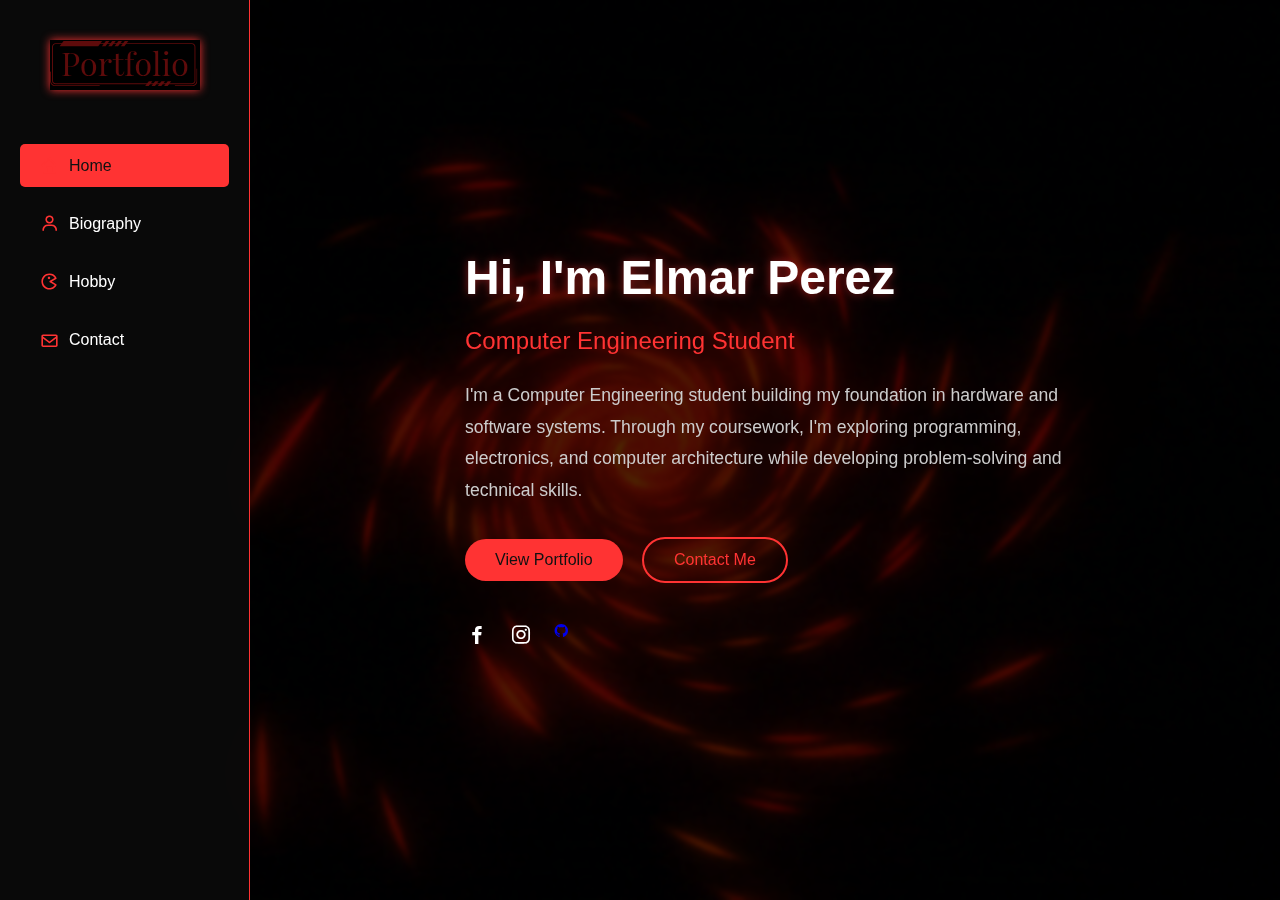
<file: index.html>
<!DOCTYPE html>
<html lang="en">
<head>
    <meta charset="UTF-8">
    <meta http-equiv="X-UA-Compatible" content="IE=edge">
    <meta name="viewport" content="width=device-width, initial-scale=1.0">
    <title>Elmar Perez | Web Development Portfolio</title>
    <link href='https://unpkg.com/boxicons@2.1.4/css/boxicons.min.css' rel='stylesheet'>
    <link rel="stylesheet" href="styles.css">
    
</head>
    
<body>
    <nav class="side-nav">
        <a href="#" class="logo">
            <img src="logo1.png" alt="Elmar Logo">
        </a>
        
        <div class="nav-links">
            <a href="index.html" class="active"><i class='bx bx-home'></i>Home</a>
            <a href="biography.html"><i class='bx bx-user'></i>Biography</a>
            <a href="hobby.html"><i class='bx bx-game'></i>Hobby</a>
            <a href="contact.html"><i class='bx bx-envelope'></i>Contact</a>
        </div>
    </nav>
    
    <main class="main-content">
        <div class="hero-content">
            <h1>Hi, I'm Elmar Perez</h1>
            <h2>Computer Engineering Student</h2>
            <p> 
                I'm a Computer Engineering student building my foundation in hardware and software systems. 
                Through my coursework, I'm exploring programming, electronics, and computer architecture 
                while developing problem-solving and technical skills.
            </p>    
            <div class="btn-box">
                <a href="#" class="btn btn-primary">View Portfolio</a>
                <a href="contact.html" class="btn btn-secondary">Contact Me</a>
            </div>
            
            <div class="social-links">
                <a href="https://www.facebook.com/elmar.perez.5283" class="social-link"><i class='bx bxl-facebook'></i></a>
                <a href="https://www.instagram.com/_perezelmar_?igsh=MzZtcmYyNGlzejEx" class="social-link"><i class='bx bxl-instagram'></i></a>
                <a href="https://github.com/Pelmar349" class="social-icon"><i class='bx bxl-github'></i></a>
            </div>
        </div>
    </main>
</body>    
</html>
</file>
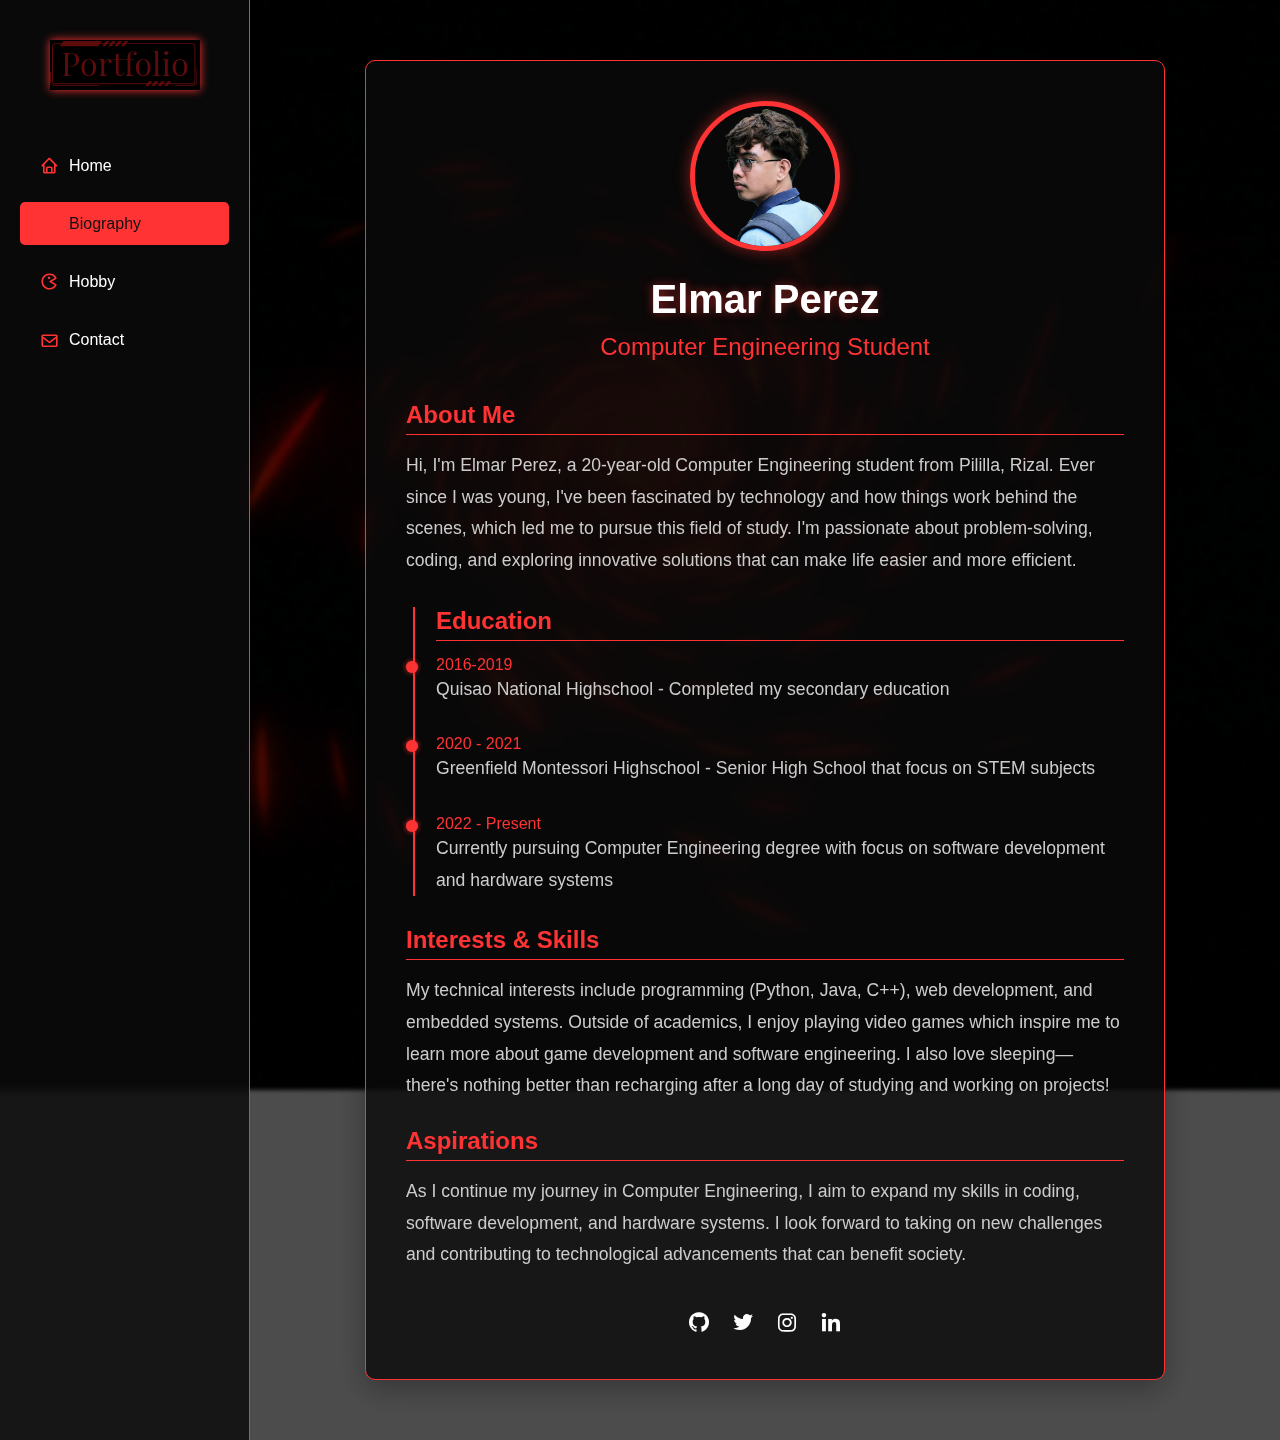
<file: biography.html>
<!DOCTYPE html>
<html lang="en">
<head>
    <meta charset="UTF-8">
    <meta http-equiv="X-UA-Compatible" content="IE=edge">
    <meta name="viewport" content="width=device-width, initial-scale=1.0">
    <title>Elmar Perez | Biography</title>
    <link href='https://unpkg.com/boxicons@2.1.4/css/boxicons.min.css' rel='stylesheet'>
    <link rel="stylesheet" href="styles.css">
    
</head>
    
<body>
    <nav class="side-nav">
        <a href="index.html" class="logo">
            <img src="logo1.png" alt="Elmar Logo">
        </a>
        
        <div class="nav-links">
            <a href="index.html"><i class='bx bx-home'></i>Home</a>
            <a href="biography.html" class="active"><i class='bx bx-user'></i>Biography</a>
            <a href="hobby.html"><i class='bx bx-game'></i>Hobby</a>
            <a href="contact.html"><i class='bx bx-envelope'></i>Contact</a>
        </div>
    </nav>
    
    <main class="main-content">
        <div class="bio-content">
            <div class="profile-section">
                <img src="elmarprof.png" alt="Elmar Perez" class="profile-img">
                <h1>Elmar Perez</h1>
                <h2>Computer Engineering Student</h2>
            </div>
            
            <div class="bio-text">
                <h3>About Me</h3>
                <p>Hi, I'm Elmar Perez, a 20-year-old Computer Engineering student from Pililla, Rizal. Ever since I was young, I've been fascinated by technology and how things work behind the scenes, which led me to pursue this field of study. I'm passionate about problem-solving, coding, and exploring innovative solutions that can make life easier and more efficient.</p>
                
                <div class="timeline">
                    <h3>Education</h3>
                    <div class="timeline-item">
                        <div class="timeline-date">2016-2019</div>
                        <p>Quisao National Highschool - Completed my secondary education</p>
                    </div>
                    <div class="timeline-item">
                        <div class="timeline-date">2020 - 2021</div>
                        <p>Greenfield Montessori Highschool - Senior High School that focus on STEM subjects</p>
                    </div>
                    <div class="timeline-item">
                        <div class="timeline-date">2022 - Present</div>
                        <p>Currently pursuing Computer Engineering degree with focus on software development and hardware systems</p>
                    </div>
                </div>
                
                <h3>Interests & Skills</h3>
                <p>My technical interests include programming (Python, Java, C++), web development, and embedded systems. Outside of academics, I enjoy playing video games which inspire me to learn more about game development and software engineering. I also love sleeping—there's nothing better than recharging after a long day of studying and working on projects!</p>
                
                <h3>Aspirations</h3>
                <p>As I continue my journey in Computer Engineering, I aim to expand my skills in coding, software development, and hardware systems. I look forward to taking on new challenges and contributing to technological advancements that can benefit society.</p>
            </div>
            
            <div class="bio-social">
                <a href="#"><i class='bx bxl-github'></i></a>
                <a href="#"><i class='bx bxl-twitter'></i></a>
                <a href="#"><i class='bx bxl-instagram'></i></a>
                <a href="#"><i class='bx bxl-linkedin'></i></a>
            </div>
        </div>
    </main>
</body>    
</html>
</file>
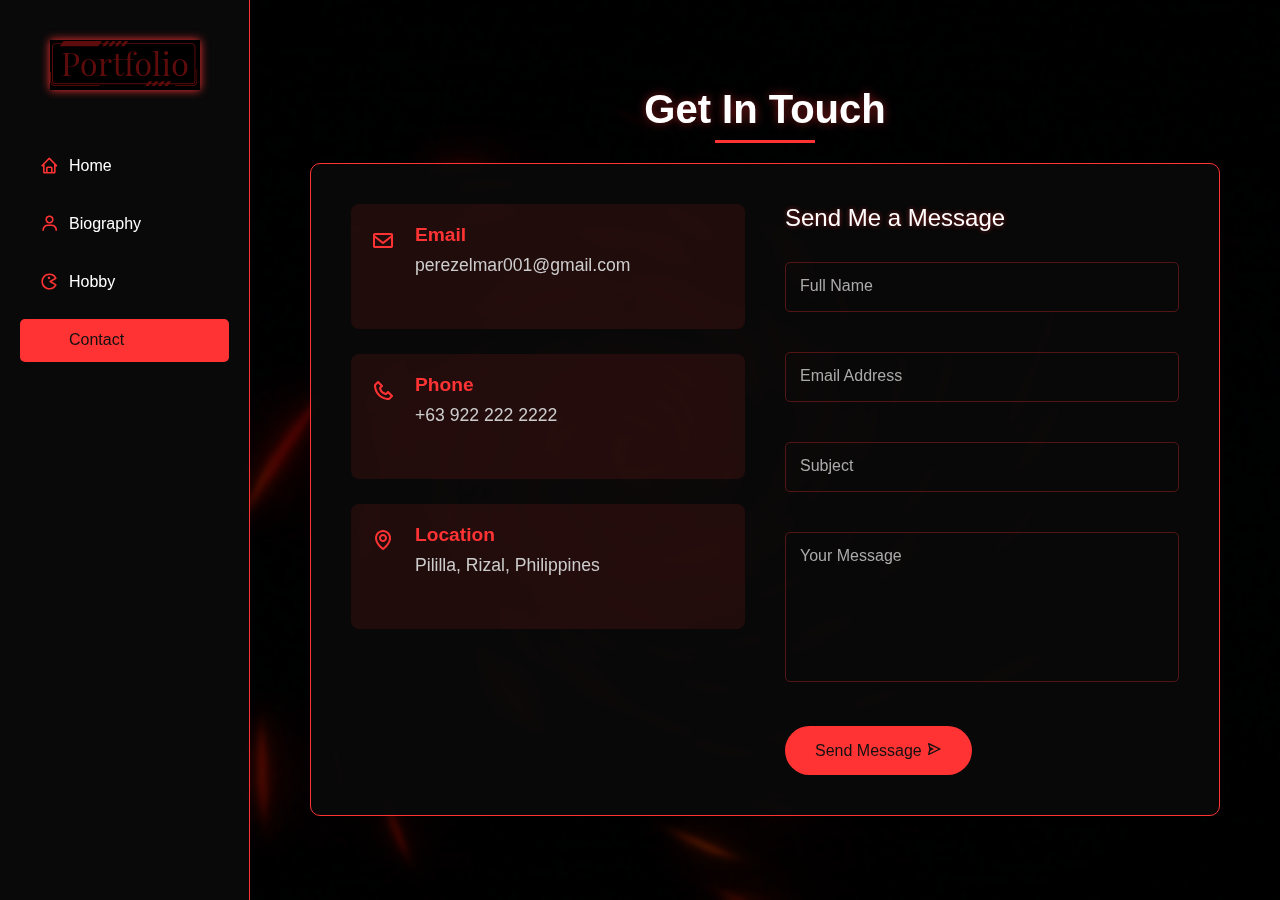
<file: contact.html>
<!DOCTYPE html>
<html lang="en">
<head>
    <meta charset="UTF-8">
    <meta http-equiv="X-UA-Compatible" content="IE=edge">
    <meta name="viewport" content="width=device-width, initial-scale=1.0">
    <title>Elmar Perez | Contact</title>
    <link href='https://unpkg.com/boxicons@2.1.4/css/boxicons.min.css' rel='stylesheet'>
    <link rel="stylesheet" href="styles.css">
    
</head>
    
<body>
    <nav class="side-nav">
        <a href="index.html" class="logo">
            <img src="logo1.png" alt="Elmar Logo">
        </a>
        
        <div class="nav-links">
            <a href="index.html"><i class='bx bx-home'></i>Home</a>
            <a href="biography.html"><i class='bx bx-user'></i>Biography</a>
            <a href="hobby.html"><i class='bx bx-game'></i>Hobby</a>
            <a href="contact.html" class="active"><i class='bx bx-envelope'></i>Contact</a>
        </div>
    </nav>
    
    <main class="main-content">
        <div class="contact-container">
            <h1 class="contact-title">Get In Touch</h1>
            
            <div class="contact-content">
                <div class="contact-info">
                    <div class="info-box">
                        <i class='bx bx-envelope'></i>
                        <div class="details">
                            <h3>Email</h3>
                            <p>perezelmar001@gmail.com</p>
                        </div>
                    </div>
                    
                    <div class="info-box">
                        <i class='bx bx-phone'></i>
                        <div class="details">
                            <h3>Phone</h3>
                            <p>+63 922 222 2222</p>
                        </div>
                    </div>
                    
                    <div class="info-box">
                        <i class='bx bx-map'></i>
                        <div class="details">
                            <h3>Location</h3>
                            <p>Pililla, Rizal, Philippines</p>
                        </div>
                    </div>
                </div>
                
                <form action="https://api.web3forms.com/submit" method="POST" class="contact-form">
                    <input type="hidden" name="access_key" value="e667af48-de5b-4124-ab9f-3aad08fda4a1">
                    <input type="hidden" name="redirect" value="https://web3forms.com/success">
                    
                    <h2>Send Me a Message</h2>
                    <div class="input-box">
                        <input type="text" name="name" required>
                        <span>Full Name</span>
                    </div>
                    
                    <div class="input-box">
                        <input type="email" name="email" required>
                        <span>Email Address</span>
                    </div>
                    
                    <div class="input-box">
                        <input type="text" name="subject" required>
                        <span>Subject</span>
                    </div>
                    
                    <div class="input-box">
                        <textarea name="message" required></textarea>
                        <span>Your Message</span>
                    </div>
                    
                    <button type="submit" class="contact-btn">Send Message <i class='bx bx-send'></i></button>
                </form>
            </div>
        </div>
    </main>
</body>    
</html>
</file>
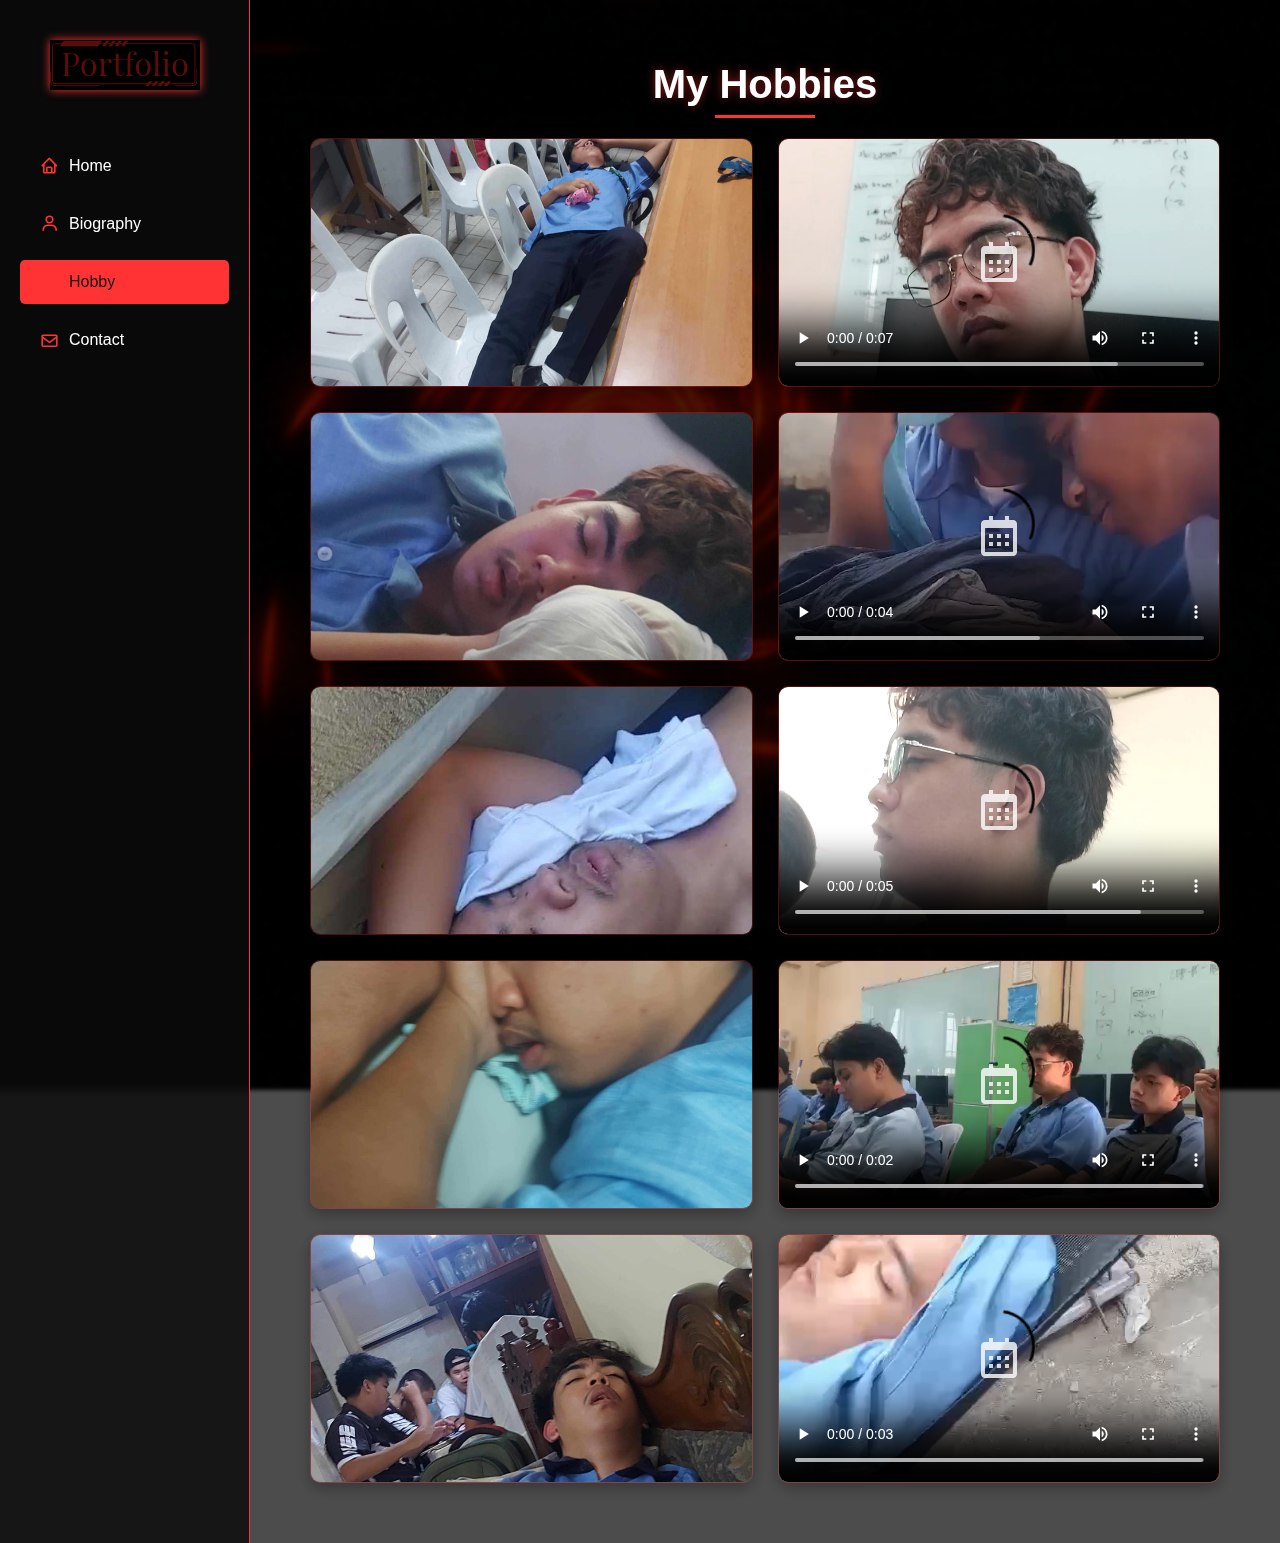
<file: hobby.html>
<!DOCTYPE html>
<html lang="en">
<head>
    <meta charset="UTF-8">
    <meta http-equiv="X-UA-Compatible" content="IE=edge">
    <meta name="viewport" content="width=device-width, initial-scale=1.0">
    <title>Elmar Perez | My Hobbies</title>
    <link href='https://unpkg.com/boxicons@2.1.4/css/boxicons.min.css' rel='stylesheet'>
    <link rel="stylesheet" href="styles.css">
    <style>
        
    </style>
</head>
    
<body>
    <nav class="side-nav">
        <a href="index.html" class="logo">
            <img src="logo1.png" alt="Elmar Logo">
        </a>
        
        <div class="nav-links">
            <a href="index.html"><i class='bx bx-home'></i>Home</a>
            <a href="biography.html"><i class='bx bx-user'></i>Biography</a>
            <a href="hobby.html" class="active"><i class='bx bx-game'></i>Hobby</a>
            <a href="contact.html"><i class='bx bx-envelope'></i>Contact</a>
        </div>
    </nav>
    
    <main class="main-content">
        <div class="hobby-container">
            <h1 class="hobby-title">My Hobbies</h1>
            
            <div class="gallery-grid">
                <!-- Picture 1 -->
                <div class="media-item">
                    <img src="hobby/hobby2.jpg" alt="Gaming">
                </div>
                
                <!-- Video 1 -->
                <div class="media-item video">
                    <video controls>
                        <source src="hobby/video1.mp4" type="video/mp4">
                    </video>
                </div>
                
                <!-- Picture 2 -->
                <div class="media-item">
                    <img src="hobby/hobby3.jpg" alt="Coding">
                </div>
                
                <!-- Video 2 -->
                <div class="media-item video">
                    <video controls>
                        <source src="hobby/video2.mp4" type="video/mp4">
                    </video>
                </div>
                
                <!-- Picture 3 -->
                <div class="media-item">
                    <img src="hobby/hobby1.jpg" alt="Tech">
                </div>
                
                <!-- Video 3 -->
                <div class="media-item video">
                    <video controls>
                        <source src="hobby/video3.mp4" type="video/mp4">
                    </video>
                </div>
                
                <!-- Picture 4 -->
                <div class="media-item">
                    <img src="hobby/hobby4.jpg" alt="Outdoors">
                </div>
                
                <!-- Video 4 -->
                <div class="media-item video">
                    <video controls>
                        <source src="hobby/video4.mp4" type="video/mp4">
                    </video>
                </div>
                
                <!-- Picture 5 -->
                <div class="media-item">
                    <img src="hobby/hobby5.jpg" alt="Reading">
                </div>
                
                <!-- Video 5 -->
                <div class="media-item video">
                    <video controls>
                        <source src="hobby/video5.mp4" type="video/mp4">
                    </video>
                </div>
            </div>
        </div>
    </main>
</body>    
</html>
</file>
<file: styles.css>
<style>
        /* Black and Red Theme */
        * {
            margin: 0;
            padding: 0;
            box-sizing: border-box;
            font-family: 'Segoe UI', Tahoma, Geneva, Verdana, sans-serif;
        }

        body {
            display: flex;
            min-height: 100vh;
            background: url('bghome.gif') no-repeat center center fixed;
            background-size: cover;
            color: #fff;
        }

        /* Side navigation */
        .side-nav {
            width: 250px;
            background-color: rgba(10, 10, 10, 0.95);
            padding: 40px 20px;
            display: flex;
            flex-direction: column;
            backdrop-filter: blur(5px);
            border-right: 1px solid #ff3333;
        }

        .logo {
            margin-bottom: 50px;
            text-align: center;
        }

        .logo img {
            filter: drop-shadow(0 0 5px #ff3333);
        }

        .nav-links {
            display: flex;
            flex-direction: column;
            gap: 15px;
        }

        .nav-links a {
            color: #fff;
            text-decoration: none;
            padding: 12px 20px;
            border-radius: 5px;
            transition: all 0.3s;
            display: flex;
            align-items: center;
            gap: 10px;
        }

        .nav-links a i {
            font-size: 1.2rem;
            color: #ff3333;
        }

        .nav-links a.active {
            background-color: #ff3333;
            color: #111;
        }

        .nav-links a:hover {
            background-color: rgba(255, 51, 51, 0.3);
        }

        /* Main content */
        .main-content {
            flex: 1;
            padding: 60px;
            display: flex;
            align-items: center;
            background-color: rgba(0, 0, 0, 0.7);
            backdrop-filter: blur(2px);
        }

        .hero-content {
            max-width: 600px;
        }

        h1 {
            font-size: 3rem;
            margin-bottom: 20px;
            line-height: 1.2;
            color: #fff;
            text-shadow: 0 0 10px rgba(255, 51, 51, 0.5);
        }

        h2 {
            font-size: 1.5rem;
            margin-bottom: 25px;
            color: #ff3333;
            font-weight: 400;
        }

        p {
            margin-bottom: 30px;
            font-size: 1.1rem;
            line-height: 1.8;
            color: #ccc;
        }

        /* Button styles */
        .btn {
            display: inline-block;
            padding: 12px 30px;
            border-radius: 30px;
            text-decoration: none;
            font-weight: 500;
            transition: all 0.3s;
            margin-right: 15px;
        }

        .btn-primary {
            background-color: #ff3333;
            color: #111;
        }

        .btn-primary:hover {
            background-color: #e62e2e;
            transform: translateY(-3px);
            box-shadow: 0 10px 20px rgba(255, 51, 51, 0.3);
        }

        .btn-secondary {
            border: 2px solid #ff3333;
            color: #ff3333;
        }

        .btn-secondary:hover {
            background-color: rgba(255, 51, 51, 0.1);
        }

        /* Social links */
        .social-links {
            display: flex;
            gap: 20px;
            margin-top: 40px;
        }

        .social-link {
            color: #fff;
            font-size: 1.5rem;
            transition: all 0.3s;
        }

        .social-link:hover {
            color: #ff3333;
            transform: translateY(-3px);
            text-shadow: 0 0 10px rgba(255, 51, 51, 0.5);
        }

        /* Responsive design */
        @media (max-width: 992px) {
            body {
                flex-direction: column;
            }
            
            .side-nav {
                width: 100%;
                padding: 20px;
                flex-direction: row;
                justify-content: space-between;
                align-items: center;
                border-right: none;
                border-bottom: 1px solid #ff3333;
            }
            
            .logo {
                margin-bottom: 0;
            }
            
            .nav-links {
                flex-direction: row;
                gap: 10px;
            }
            
            .main-content {
                padding: 40px 20px;
            }
        }

        @media (max-width: 576px) {
            h1 {
                font-size: 2.2rem;
            }
            
            .nav-links {
                display: none; /* Consider a mobile menu for small screens */
            }
            
            .btn {
                display: block;
                width: 100%;
                margin-right: 0;
                margin-bottom: 15px;
            }
        }
    </style>
        
                 /* Black and Red Theme */
        * {
            margin: 0;
            padding: 0;
            box-sizing: border-box;
            font-family: 'Segoe UI', Tahoma, Geneva, Verdana, sans-serif;
        }

        body {
            display: flex;
            min-height: 100vh;
            background: url('Bghome.gif') no-repeat center center fixed;
            background-size: cover;
            color: #fff;
        }

        /* Side navigation */
        .side-nav {
            width: 250px;
            background-color: rgba(10, 10, 10, 0.95);
            padding: 40px 20px;
            display: flex;
            flex-direction: column;
            backdrop-filter: blur(5px);
            border-right: 1px solid #ff3333;
        }

        .logo {
            margin-bottom: 50px;
            text-align: center;
        }

        .logo img {
            filter: drop-shadow(0 0 5px #ff3333);
        }

        .nav-links {
            display: flex;
            flex-direction: column;
            gap: 15px;
        }

        .nav-links a {
            color: #fff;
            text-decoration: none;
            padding: 12px 20px;
            border-radius: 5px;
            transition: all 0.3s;
            display: flex;
            align-items: center;
            gap: 10px;
        }

        .nav-links a i {
            font-size: 1.2rem;
            color: #ff3333;
        }

        .nav-links a.active {
            background-color: #ff3333;
            color: #111;
        }

        .nav-links a:hover {
            background-color: rgba(255, 51, 51, 0.3);
        }

        /* Main content */
        .main-content {
            flex: 1;
            padding: 60px;
            display: flex;
            align-items: center;
            justify-content: center;
            background-color: rgba(0, 0, 0, 0.7);
            backdrop-filter: blur(2px);
        }

        /* Biography specific styles */
        .bio-content {
            max-width: 800px;
            background-color: rgba(10, 10, 10, 0.8);
            padding: 40px;
            border-radius: 10px;
            box-shadow: 0 10px 30px rgba(0, 0, 0, 0.3);
            border: 1px solid #ff3333;
        }
        
        .profile-section {
            text-align: center;
            margin-bottom: 40px;
        }
        
        .profile-img {
            width: 150px;
            height: 150px;
            border-radius: 50%;
            object-fit: cover;
            border: 5px solid #ff3333;
            margin-bottom: 20px;
            box-shadow: 0 0 15px rgba(255, 51, 51, 0.5);
        }
        
        .profile-section h1 {
            color: #fff;
            font-size: 2.5rem;
            margin-bottom: 10px;
            text-shadow: 0 0 10px rgba(255, 51, 51, 0.5);
        }
        
        .profile-section h2 {
            color: #ff3333;
            font-weight: 400;
            font-size: 1.5rem;
        }
        
        .bio-text h3 {
            color: #ff3333;
            margin: 25px 0 15px;
            font-size: 1.5rem;
            border-bottom: 1px solid #ff3333;
            padding-bottom: 5px;
        }
        
        .bio-text p {
            margin-bottom: 15px;
            line-height: 1.8;
            color: #ccc;
        }
        
        .timeline {
            margin-top: 30px;
            position: relative;
            padding-left: 30px;
        }
        
        .timeline::before {
            content: '';
            position: absolute;
            left: 7px;
            top: 0;
            height: 100%;
            width: 2px;
            background: #ff3333;
        }
        
        .timeline-item {
            position: relative;
            margin-bottom: 30px;
        }
        
        .timeline-item::before {
            content: '';
            position: absolute;
            left: -30px;
            top: 5px;
            width: 12px;
            height: 12px;
            border-radius: 50%;
            background: #ff3333;
            box-shadow: 0 0 5px rgba(255, 51, 51, 0.8);
        }
        
        .timeline-date {
            color: #ff3333;
            font-weight: 500;
        }
        
        .bio-social {
            display: flex;
            justify-content: center;
            gap: 20px;
            margin-top: 40px;
        }
        
        .bio-social a {
            color: #fff;
            font-size: 1.5rem;
            transition: all 0.3s;
        }
        
        .bio-social a:hover {
            color: #ff3333;
            transform: translateY(-3px);
            text-shadow: 0 0 10px rgba(255, 51, 51, 0.5);
        }

        /* Responsive design */
        @media (max-width: 992px) {
            body {
                flex-direction: column;
            }
            
            .side-nav {
                width: 100%;
                padding: 20px;
                flex-direction: row;
                justify-content: space-between;
                align-items: center;
                border-right: none;
                border-bottom: 1px solid #ff3333;
            }
            
            .logo {
                margin-bottom: 0;
            }
            
            .nav-links {
                flex-direction: row;
                gap: 10px;
            }
            
            .main-content {
                padding: 40px 20px;
            }
        }

        @media (max-width: 576px) {
            .bio-content {
                padding: 25px;
            }
            
            .profile-section h1 {
                font-size: 2rem;
            }
            
            .nav-links {
                display: none; /* Consider a mobile menu for small screens */
            }
        }
        
        
        
   
        /* Black and Red Theme */
        * {
            margin: 0;
            padding: 0;
            box-sizing: border-box;
            font-family: 'Segoe UI', Tahoma, Geneva, Verdana, sans-serif;
        }

        body {
            display: flex;
            min-height: 100vh;
            background: url('https://images.unsplash.com/photo-1550684848-fac1c5b4e853?ixlib=rb-1.2.1&auto=format&fit=crop&w=1350&q=80') no-repeat center center fixed;
            background-size: cover;
            color: #fff;
        }

        /* Side navigation */
        .side-nav {
            width: 250px;
            background-color: rgba(10, 10, 10, 0.95);
            padding: 40px 20px;
            display: flex;
            flex-direction: column;
            backdrop-filter: blur(5px);
            border-right: 1px solid #ff3333;
        }

        .logo {
            margin-bottom: 50px;
            text-align: center;
        }

        .logo img {
            filter: drop-shadow(0 0 5px #ff3333);
        }

        .nav-links {
            display: flex;
            flex-direction: column;
            gap: 15px;
        }

        .nav-links a {
            color: #fff;
            text-decoration: none;
            padding: 12px 20px;
            border-radius: 5px;
            transition: all 0.3s;
            display: flex;
            align-items: center;
            gap: 10px;
        }

        .nav-links a i {
            font-size: 1.2rem;
            color: #ff3333;
        }

        .nav-links a.active {
            background-color: #ff3333;
            color: #111;
        }

        .nav-links a:hover {
            background-color: rgba(255, 51, 51, 0.3);
        }

        /* Main content */
        .main-content {
            flex: 1;
            padding: 60px;
            display: flex;
            align-items: center;
            justify-content: center;
            background-color: rgba(0, 0, 0, 0.7);
            backdrop-filter: blur(2px);
        }

        /* Contact specific styles */
        .contact-container {
            width: 100%;
            max-width: 1000px;
        }
        
        .contact-title {
            color: #fff;
            font-size: 2.5rem;
            margin-bottom: 30px;
            text-align: center;
            position: relative;
            text-shadow: 0 0 10px rgba(255, 51, 51, 0.5);
        }
        
        .contact-title::after {
            content: '';
            position: absolute;
            bottom: -10px;
            left: 50%;
            transform: translateX(-50%);
            width: 100px;
            height: 3px;
            background: #ff3333;
        }
        
        .contact-content {
            display: flex;
            gap: 40px;
            background: rgba(10, 10, 10, 0.8);
            backdrop-filter: blur(5px);
            border-radius: 10px;
            padding: 40px;
            box-shadow: 0 10px 30px rgba(0, 0, 0, 0.3);
            border: 1px solid #ff3333;
        }
        
        .contact-info {
            flex: 1;
            display: flex;
            flex-direction: column;
            gap: 25px;
        }
        
        .info-box {
            display: flex;
            align-items: flex-start;
            gap: 20px;
            padding: 20px;
            background: rgba(255, 51, 51, 0.1);
            border-radius: 8px;
            transition: all 0.3s ease;
        }
        
        .info-box:hover {
            background: rgba(255, 51, 51, 0.2);
            transform: translateX(5px);
        }
        
        .info-box i {
            font-size: 1.5rem;
            color: #ff3333;
            margin-top: 5px;
        }
        
        .details h3 {
            color: #ff3333;
            margin-bottom: 5px;
            font-size: 1.2rem;
        }
        
        .details p {
            color: #ccc;
            line-height: 1.6;
        }
        
        .contact-form {
            flex: 1;
            display: flex;
            flex-direction: column;
            gap: 20px;
        }
        
        .contact-form h2 {
            color: #fff;
            margin-bottom: 10px;
            font-size: 1.5rem;
            text-shadow: 0 0 5px rgba(255, 51, 51, 0.5);
        }
        
        .input-box {
            position: relative;
            margin-bottom: 20px;
        }
        
        .input-box input,
        .input-box textarea {
            width: 100%;
            padding: 15px;
            background: transparent;
            border: 1px solid rgba(255, 51, 51, 0.3);
            border-radius: 5px;
            color: #fff;
            font-size: 1rem;
            transition: all 0.3s ease;
        }
        
        .input-box textarea {
            height: 150px;
            resize: none;
        }
        
        .input-box input:focus,
        .input-box textarea:focus {
            border-color: #ff3333;
            outline: none;
            box-shadow: 0 0 10px rgba(255, 51, 51, 0.2);
        }
        
        .input-box span {
            position: absolute;
            left: 15px;
            top: 15px;
            color: #aaa;
            pointer-events: none;
            transition: all 0.3s ease;
        }
        
        .input-box input:focus ~ span,
        .input-box input:valid ~ span,
        .input-box textarea:focus ~ span,
        .input-box textarea:valid ~ span {
            transform: translateY(-25px);
            font-size: 0.8rem;
            color: #ff3333;
            background: rgba(10, 10, 10, 0.9);
            padding: 0 5px;
        }
        
        .contact-btn {
            background: #ff3333;
            color: #111;
            border: none;
            padding: 15px 30px;
            border-radius: 30px;
            font-size: 1rem;
            font-weight: 500;
            cursor: pointer;
            transition: all 0.3s ease;
            align-self: flex-start;
        }
        
        .contact-btn:hover {
            background: #e62e2e;
            transform: translateY(-3px);
            box-shadow: 0 10px 20px rgba(255, 51, 51, 0.3);
        }
        
        /* Responsive adjustments */
        @media (max-width: 992px) {
            .contact-content {
                flex-direction: column;
                gap: 30px;
            }
            
            .main-content {
                padding: 40px 20px;
            }
        }
        
        @media (max-width: 576px) {
            .contact-title {
                font-size: 2rem;
            }
            
            .contact-content {
                padding: 25px;
            }
        }
   
        /*hobby*/
        
        
        /* Black and Red Theme */
        * {
            margin: 0;
            padding: 0;
            box-sizing: border-box;
            font-family: 'Segoe UI', Tahoma, Geneva, Verdana, sans-serif;
        }

        body {
            display: flex;
            min-height: 100vh;
            background: url('Bghome.gif') no-repeat center center fixed;
            background-size: cover;
            color: #fff;
        }

        /* Side navigation */
        .side-nav {
            width: 250px;
            background-color: rgba(10, 10, 10, 0.95);
            padding: 40px 20px;
            display: flex;
            flex-direction: column;
            backdrop-filter: blur(5px);
            border-right: 1px solid #ff3333;
        }

        .logo {
            margin-bottom: 50px;
            text-align: center;
        }

        .logo img {
            filter: drop-shadow(0 0 5px #ff3333);
        }

        .nav-links {
            display: flex;
            flex-direction: column;
            gap: 15px;
        }

        .nav-links a {
            color: #fff;
            text-decoration: none;
            padding: 12px 20px;
            border-radius: 5px;
            transition: all 0.3s;
            display: flex;
            align-items: center;
            gap: 10px;
        }

        .nav-links a i {
            font-size: 1.2rem;
            color: #ff3333;
        }

        .nav-links a.active {
            background-color: #ff3333;
            color: #111;
        }

        .nav-links a:hover {
            background-color: rgba(255, 51, 51, 0.3);
        }

        /* Main content */
        .main-content {
            flex: 1;
            padding: 60px;
            display: flex;
            align-items: center;
            justify-content: center;
            background-color: rgba(0, 0, 0, 0.7);
            backdrop-filter: blur(2px);
        }

        /* Hobbies specific styles */
        .hobby-container {
            width: 100%;
            max-width: 1200px;
        }
        
        .hobby-title {
            color: #fff;
            font-size: 2.5rem;
            margin-bottom: 30px;
            text-align: center;
            position: relative;
            text-shadow: 0 0 10px rgba(255, 51, 51, 0.5);
        }
        
        .hobby-title::after {
            content: '';
            position: absolute;
            bottom: -10px;
            left: 50%;
            transform: translateX(-50%);
            width: 100px;
            height: 3px;
            background: #ff3333;
        }
        
        .gallery-grid {
            display: grid;
            grid-template-columns: repeat(auto-fill, minmax(300px, 1fr));
            gap: 25px;
        }
        
        .media-item {
            position: relative;
            border-radius: 10px;
            overflow: hidden;
            box-shadow: 0 5px 15px rgba(0, 0, 0, 0.3);
            transition: all 0.3s ease;
            aspect-ratio: 16/9;
            border: 1px solid rgba(255, 51, 51, 0.3);
        }
        
        .media-item:hover {
            transform: translateY(-5px);
            box-shadow: 0 10px 25px rgba(255, 51, 51, 0.2);
            border-color: #ff3333;
        }
        
        .media-item img,
        .media-item video {
            width: 100%;
            height: 100%;
            object-fit: cover;
            display: block;
        }
        
        .media-item.video::before {
            content: '\ea15';
            font-family: 'boxicons';
            position: absolute;
            top: 50%;
            left: 50%;
            transform: translate(-50%, -50%);
            color: white;
            font-size: 3rem;
            opacity: 0.8;
            pointer-events: none;
            z-index: 1;
        }
        
        video {
            background-color: #000;
        }

        /* Responsive adjustments */
        @media (max-width: 992px) {
            body {
                flex-direction: column;
            }
            
            .side-nav {
                width: 100%;
                padding: 20px;
                flex-direction: row;
                justify-content: space-between;
                align-items: center;
                border-right: none;
                border-bottom: 1px solid #ff3333;
            }
            
            .logo {
                margin-bottom: 0;
            }
            
            .nav-links {
                flex-direction: row;
                gap: 10px;
            }
            
            .main-content {
                padding: 40px 20px;
            }
        }

        @media (max-width: 768px) {
            .gallery-grid {
                grid-template-columns: repeat(auto-fill, minmax(250px, 1fr));
                gap: 15px;
            }
            
            .hobby-title {
                font-size: 2rem;
            }
        }

        @media (max-width: 576px) {
            .gallery-grid {
                grid-template-columns: 1fr;
            }
        }
</file>
